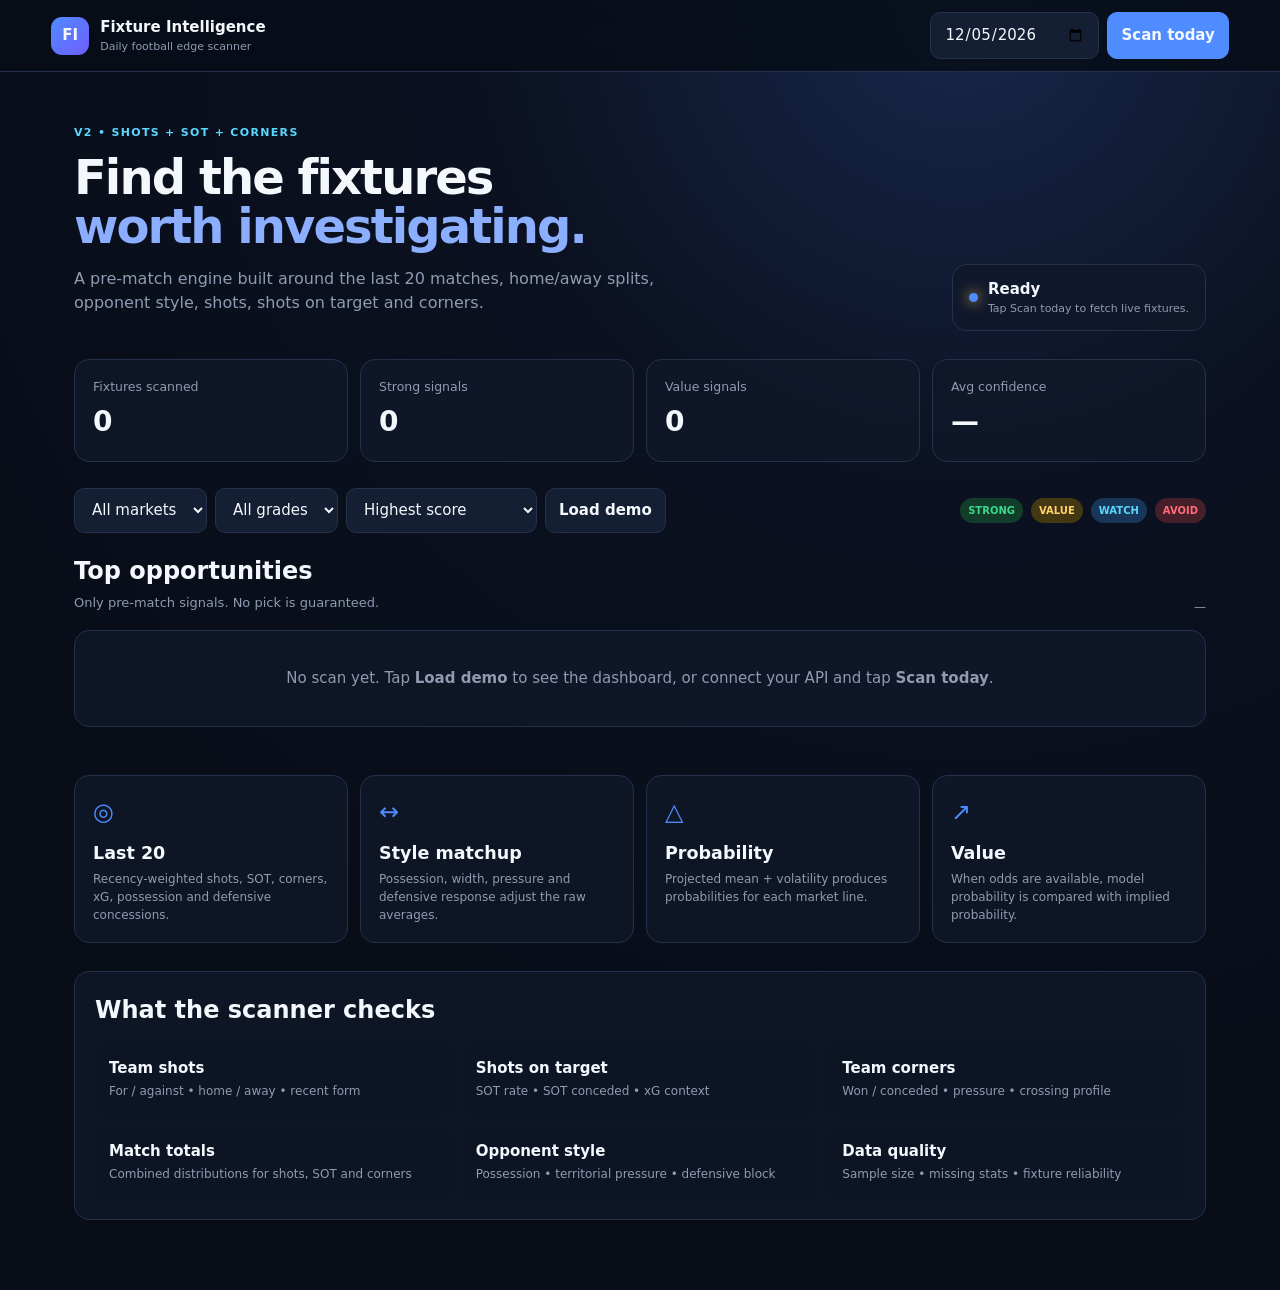
<file: index.html>
<!doctype html>
<html lang="en">
<head>
  <meta charset="utf-8">
  <meta name="viewport" content="width=device-width,initial-scale=1">
  <meta name="theme-color" content="#080d18">
  <title>Fixture Intelligence</title>
  <link rel="stylesheet" href="/styles.css">
</head>
<body>
<header class="topbar">
  <div class="brand"><span class="logo">FI</span><div><b>Fixture Intelligence</b><small>Daily football edge scanner</small></div></div>
  <div class="top-actions">
    <input id="date" type="date">
    <button id="scanBtn" class="primary">Scan today</button>
  </div>
</header>

<main class="container">
  <section class="hero">
    <div>
      <p class="eyebrow">V2 • SHOTS + SOT + CORNERS</p>
      <h1>Find the fixtures<br><span>worth investigating.</span></h1>
      <p class="hero-copy">A pre-match engine built around the last 20 matches, home/away splits, opponent style, shots, shots on target and corners.</p>
    </div>
    <div class="status-card"><span id="statusDot" class="dot"></span><div><b id="status">Demo mode</b><small id="statusText">Load sample fixtures or connect the API.</small></div></div>
  </section>

  <section class="stats">
    <div><small>Fixtures scanned</small><strong id="fixtureCount">0</strong></div>
    <div><small>Strong signals</small><strong id="strongCount">0</strong></div>
    <div><small>Value signals</small><strong id="valueCount">0</strong></div>
    <div><small>Avg confidence</small><strong id="avgConfidence">—</strong></div>
  </section>

  <section class="toolbar">
    <div class="filters">
      <select id="market">
        <option value="all">All markets</option><option value="shots">Shots</option>
        <option value="sot">SOT</option><option value="corners">Corners</option>
      </select>
      <select id="grade">
        <option value="all">All grades</option><option value="strong">Strong</option>
        <option value="value">Value</option><option value="watch">Watch</option>
        <option value="avoid">Avoid</option>
      </select>
      <select id="sort"><option value="score">Highest score</option><option value="prob">Highest probability</option><option value="edge">Highest edge</option></select>
      <button id="demoBtn">Load demo</button>
    </div>
    <div class="legend"><span class="pill strong">STRONG</span><span class="pill value">VALUE</span><span class="pill watch">WATCH</span><span class="pill avoid">AVOID</span></div>
  </section>

  <section>
    <div class="section-head"><div><h2>Top opportunities</h2><p>Only pre-match signals. No pick is guaranteed.</p></div><span id="updated">—</span></div>
    <div id="empty" class="empty">No scan yet. Tap <b>Load demo</b> to see the dashboard, or connect your API and tap <b>Scan today</b>.</div>
    <div id="cards" class="cards"></div>
  </section>

  <section class="model-grid">
    <article><span class="icon">◎</span><h3>Last 20</h3><p>Recency-weighted shots, SOT, corners, xG, possession and defensive concessions.</p></article>
    <article><span class="icon">↔</span><h3>Style matchup</h3><p>Possession, width, pressure and defensive response adjust the raw averages.</p></article>
    <article><span class="icon">△</span><h3>Probability</h3><p>Projected mean + volatility produces probabilities for each market line.</p></article>
    <article><span class="icon">↗</span><h3>Value</h3><p>When odds are available, model probability is compared with implied probability.</p></article>
  </section>

  <section class="how">
    <h2>What the scanner checks</h2>
    <div class="check-grid">
      <div><b>Team shots</b><span>For / against • home / away • recent form</span></div>
      <div><b>Shots on target</b><span>SOT rate • SOT conceded • xG context</span></div>
      <div><b>Team corners</b><span>Won / conceded • pressure • crossing profile</span></div>
      <div><b>Match totals</b><span>Combined distributions for shots, SOT and corners</span></div>
      <div><b>Opponent style</b><span>Possession • territorial pressure • defensive block</span></div>
      <div><b>Data quality</b><span>Sample size • missing stats • fixture reliability</span></div>
    </div>
  </section>
</main>
<script src="/app.js"></script>
</body>
</html>
</file>
<file: styles.css>
:root{--bg:#080d18;--panel:#10182a;--panel2:#141f34;--line:#24314a;--text:#f4f7fb;--muted:#8f9bb1;--blue:#4f8cff;--green:#38d98b;--yellow:#ffd166;--red:#ff6b78;--cyan:#59d7ff}
*{box-sizing:border-box}html{background:var(--bg)}body{margin:0;color:var(--text);font:15px/1.5 Inter,ui-sans-serif,system-ui,-apple-system,Segoe UI,Arial;background:radial-gradient(circle at 75% 0%,#17284c 0,#0b1120 30%,var(--bg) 70%);min-height:100vh}
.topbar{height:72px;border-bottom:1px solid var(--line);display:flex;align-items:center;justify-content:space-between;padding:0 4vw;position:sticky;top:0;background:rgba(8,13,24,.86);backdrop-filter:blur(15px);z-index:5}.brand{display:flex;gap:11px;align-items:center}.logo{display:grid;place-items:center;width:38px;height:38px;border-radius:11px;background:linear-gradient(135deg,#4f8cff,#6f5cff);font-weight:900}.brand b{display:block}.brand small{display:block;color:var(--muted);font-size:11px}.top-actions{display:flex;gap:8px}button,input,select{border:1px solid var(--line);background:var(--panel2);color:var(--text);border-radius:10px;padding:10px 13px;font:inherit}button{cursor:pointer;font-weight:750}.primary{background:var(--blue);border-color:var(--blue)}
.container{max-width:1180px;margin:auto;padding:42px 24px 70px}.hero{display:flex;justify-content:space-between;gap:28px;align-items:end;margin-bottom:28px}.eyebrow{color:var(--cyan);font-weight:800;letter-spacing:.12em;font-size:11px}.hero h1{font-size:48px;line-height:1.03;margin:8px 0 15px;letter-spacing:-.04em}.hero h1 span{color:#8baeff}.hero-copy{max-width:650px;color:var(--muted);font-size:16px}.status-card{display:flex;align-items:center;gap:10px;border:1px solid var(--line);background:rgba(16,24,42,.82);border-radius:14px;padding:13px 16px;min-width:230px}.status-card small{display:block;color:var(--muted);font-size:11px}.dot{width:9px;height:9px;border-radius:50%;background:var(--yellow);box-shadow:0 0 14px var(--yellow)}
.stats{display:grid;grid-template-columns:repeat(4,1fr);gap:12px}.stats>div,.model-grid article,.how,.empty{border:1px solid var(--line);background:rgba(16,24,42,.8);border-radius:15px}.stats>div{padding:18px}.stats small{display:block;color:var(--muted)}.stats strong{font-size:28px;display:block;margin-top:4px}
.toolbar{display:flex;justify-content:space-between;align-items:center;gap:15px;margin:26px 0 20px}.filters,.legend{display:flex;gap:8px;flex-wrap:wrap}.pill{font-size:10px;font-weight:900;padding:5px 8px;border-radius:999px}.pill.strong{background:#123d2b;color:var(--green)}.pill.value{background:#443812;color:var(--yellow)}.pill.watch{background:#17365a;color:var(--cyan)}.pill.avoid{background:#451f29;color:var(--red)}
.section-head{display:flex;justify-content:space-between;align-items:end}.section-head h2,.how h2{margin:0;font-size:24px}.section-head p{margin:4px 0;color:var(--muted);font-size:13px}.section-head>span{color:var(--muted);font-size:12px}.empty{text-align:center;padding:36px;color:var(--muted);margin-top:14px}.cards{display:grid;gap:10px;margin-top:14px}
.pick{border:1px solid var(--line);background:linear-gradient(145deg,#111a2d,#0e1626);border-radius:15px;padding:16px}.pick-top{display:flex;justify-content:space-between;gap:12px}.match{font-weight:800}.league{color:var(--muted);font-size:11px;margin-top:2px}.pick-grid{display:grid;grid-template-columns:1.1fr .8fr .7fr .7fr .7fr;gap:10px;margin-top:15px}.cell small{display:block;color:var(--muted);font-size:10px;text-transform:uppercase;letter-spacing:.06em}.cell b{font-size:18px}.score{font-size:23px!important}.grade{font-size:10px;font-weight:900;padding:5px 8px;border-radius:999px;display:inline-block}.grade.strong{color:var(--green);background:#123d2b}.grade.value{color:var(--yellow);background:#443812}.grade.watch{color:var(--cyan);background:#17365a}.grade.avoid{color:var(--red);background:#451f29}.why{margin-top:13px;color:#b9c4d8;font-size:12px;border-top:1px solid var(--line);padding-top:11px}.why b{color:var(--text)}
.model-grid{display:grid;grid-template-columns:repeat(4,1fr);gap:12px;margin-top:34px}.model-grid article{padding:18px}.icon{color:var(--blue);font-size:24px}.model-grid h3{margin:10px 0 4px}.model-grid p{color:var(--muted);font-size:12px;margin:0}.how{padding:20px;margin-top:28px}.check-grid{display:grid;grid-template-columns:repeat(3,1fr);gap:10px;margin-top:15px}.check-grid div{padding:14px;background:#0d1525;border-radius:11px}.check-grid b{display:block}.check-grid span{color:var(--muted);font-size:12px}
@media(max-width:850px){.hero{display:block}.status-card{margin-top:18px}.stats,.model-grid{grid-template-columns:repeat(2,1fr)}.pick-grid{grid-template-columns:repeat(2,1fr)}.check-grid{grid-template-columns:1fr 1fr}.topbar{padding:0 15px}.top-actions input{width:125px}.hero h1{font-size:38px}}
@media(max-width:520px){.stats,.model-grid,.check-grid{grid-template-columns:1fr}.container{padding:28px 14px}.top-actions input{display:none}.toolbar{align-items:flex-start;flex-direction:column}.legend{display:none}}
</file>
